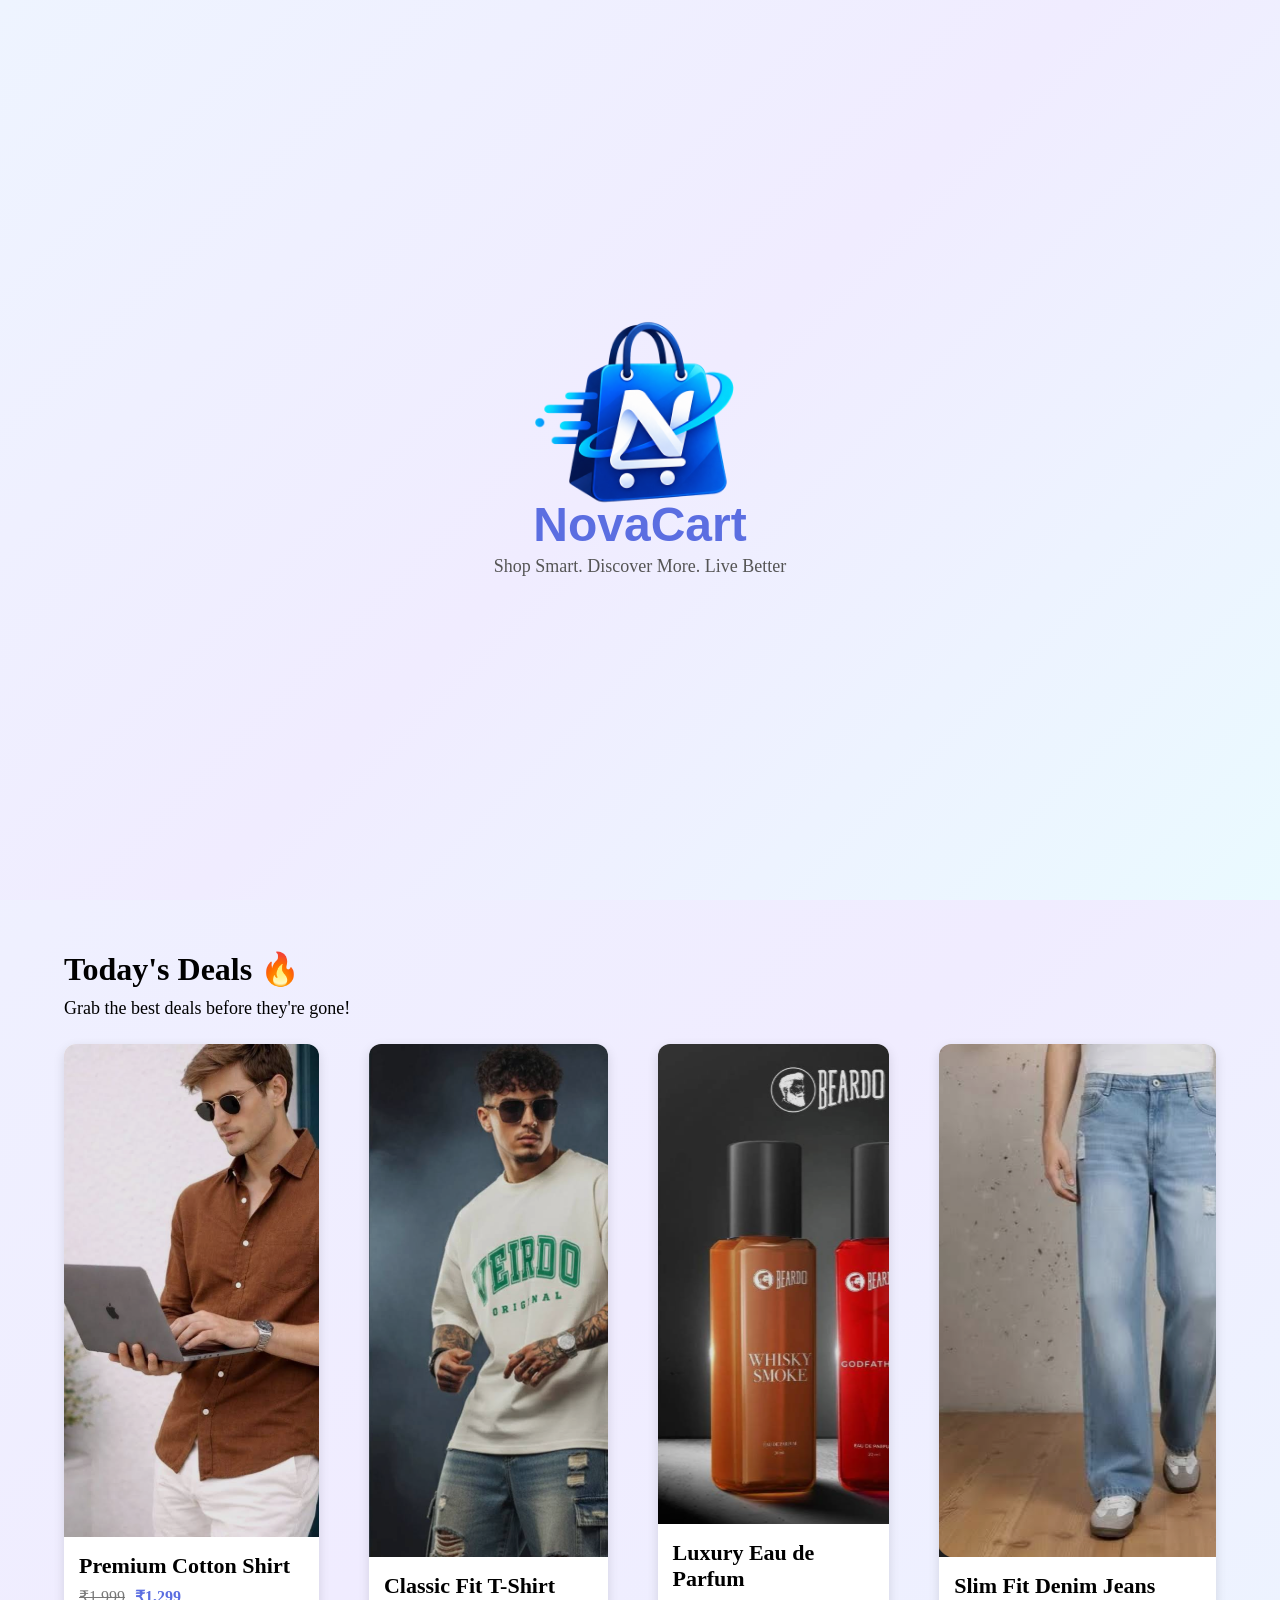
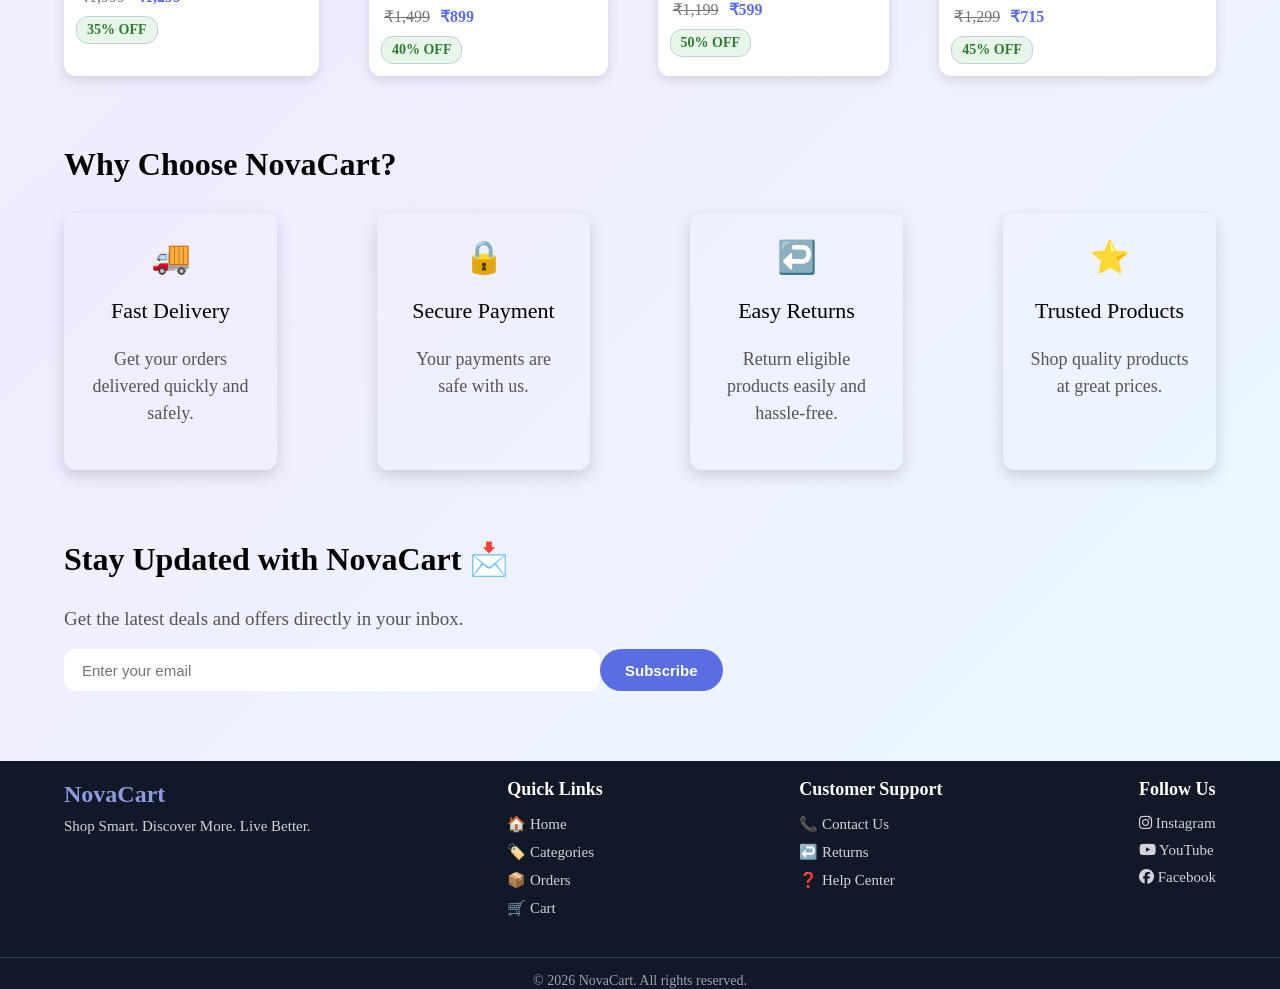
<file: index.html>
<!DOCTYPE html>
<html lang="en">
<head>
    <meta charset="UTF-8">
    <meta name="viewport" content="width=device-width, initial-scale=1.0">
    <title>Document</title>
    <link rel="stylesheet" href="style.css">
    <link rel="stylesheet" href="https://cdnjs.cloudflare.com/ajax/libs/font-awesome/6.5.2/css/all.min.css">
</head>
<body>
    <div class="splash-screen">
        <img class="splash-logo" src="images/novacart-logo.png" alt="NovaCart Logo">
        <h2>NovaCart</h2>
        <p>Shop Smart. Discover More. Live Better</p>
    </div>

    <nav class="navbar">
        <div class="brand">
            <img src="images/novacart-logo.png" alt="NovaCart logo">
            <span>NovaCart</span>
        </div>

        <div class="search-box">
            <input type="text" placeholder="Search products...">
            <button>🔍</button>
        </div>

        <div class="nav-links">
            <a href="#">🏷️ Categories</a>
             <a href="#">📦 Orders</a>
            <a href="cart.html" class="cart-link">🛒 Cart (<span>0</span>)</a>
            <a href="login.html">👤 Login / Sign up</a>
        </div>
    </nav>

    <section class="categories-section">
    <div class="categories-container">

        <div class="category-item">
            <div class="category-icon">📱</div>
            <span>Mobiles</span>
        </div>

        <div class="category-item">
            <div class="category-icon">💻</div>
            <span>Electronics</span>
        </div>

        <div class="category-item">
            <div class="category-icon">👕</div>
            <span>Fashion</span>
        </div>

        <div class="category-item">
            <div class="category-icon">👟</div>
            <span>Shoes</span>
        </div>

        <div class="category-item">
            <div class="category-icon">🏠</div>
            <span>Home</span>
        </div>

        <div class="category-item">
            <div class="category-icon">💄</div>
            <span>Beauty</span>
        </div>

        <div class="category-item">
            <div class="category-icon">🛒</div>
            <span>Grocery</span>
        </div>

        <div class="category-item">
            <div class="category-icon">⚽</div>
            <span>Sports</span>
        </div>

    </div>
    </section>

    <section class="hero-section">

        <div class="hero-content">
            <h1>Shop Smarter with NovaCart</h1>
            <p>Discover great products, exciting deals and more</p>
            <button>Shop Now</button>
        </div>

        <div class="hero-image">
            <img src="images/novacart-logo.png" alt="NovaCart">
        </div>

    </section>

    <section class="trending-section">

    <h2>Trending Products🔥</h2>

    <div class="products-slider">

        <div class="products-container">

            <div class="product-card">
                <div class="product-image">
                    <img src="images/headphones.png" alt="Wireless Headphones">
                </div>
                <h3>Wireless Headphones</h3>
                <p>₹1,999</p>

                <button>Add to Cart</button>
            </div>

            <div class="product-card">
                <div class="product-image">
                    <img src="images/smartwatch.png" alt="Smart Watch">
                </div>
                <h3>Smart Watch</h3>
                <p>₹3,499</p>

                <button>Add to Cart</button>
            </div>

            <div class="product-card">
                <div class="product-image">
                    <img src="images/shoes.png" alt="Running Shoes">
                </div>
                <h3>Running Shoes</h3>
                <p>₹2,299</p>

                <button>Add to Cart</button>
            </div>

            <div class="product-card">
                <div class="product-image">
                    <img src="images/camera.png" alt="Action Camera">
                </div>
                <h3>Action Camera</h3>
                <p>₹5,999</p>

                <button>Add to Cart</button>
            </div>

            <div class="product-card">
                <div class="product-image">
                    <img src="images/laptop.png" alt="Laptop">
                </div>
                <h3>Laptop</h3>
                <p>₹54,999</p>

                <button>Add to Cart</button>
            </div>

            <div class="product-card">
                <div class="product-image">
                    <img src="images/smartphone.png" alt="Smartphone">
                </div>
                <h3>Smartphone</h3>
                <p>₹24,999</p>

                <button>Add to Cart</button>
            </div>

            <div class="product-card">
                <div class="product-image">
                    <img src="images/backpack.png" alt="Backpack">
                </div>
                <h3>Backpack</h3>
                <p>₹1,499</p>

                <button>Add to Cart</button>
            </div>

            <div class="product-card">
                <div class="product-image">
                    <img src="images/keyboard.png" alt="Mechanical Keyboard">
                </div>
                <h3>Mechanical Keyboard</h3>
                <p>₹3,999</p>

                <button>Add to Cart</button>
            </div>

        </div>

    </div>

    </section>

    <section class="deals-section">

        <h2>Today's Deals 🔥</h2>
        <p>Grab the best deals before they're gone!</p>

        <div class="deals-container">

            <div class="deal-card">
                
                <img src="images/shirt.png" alt="Premium Cotton Shirt">
                <h3>Premium Cotton Shirt</h3>

                <div class="price">
                    <span class="original-price">₹1,999</span>
                    <span class="deal-price">₹1,299</span>
                </div>

                <p>35% OFF</p>


            </div>

            <div class="deal-card">
                
                <img src="images/t-shirt.png" alt="Classic Fit T-Shirt">
                <h3>Classic Fit T-Shirt</h3>

                <div class="price">
                    <span class="original-price">₹1,499</span>
                    <span class="deal-price">₹899</span>
                </div>

                <p>40% OFF</p>

            </div>

            <div class="deal-card">
                
                <img src="images/perfume.png" alt="Luxury Eau de Parfum">
                <h3>Luxury Eau de Parfum</h3>

                <div class="price">
                    <span class="original-price">₹1,199</span>
                    <span class="deal-price">₹599</span>
                </div>

                <p>50% OFF</p>

            </div>

            <div class="deal-card">
                
                <img src="images/jeans.png" alt="Slim Fit Denim Jeans">
                <h3>Slim Fit Denim Jeans</h3>

                <div class="price">
                    <span class="original-price">₹1,299</span>
                    <span class="deal-price">₹715</span>
                </div>

                <p>45% OFF</p>

            </div>

        </div>

    </section>

    <section class="why-section">

        <h2>Why Choose NovaCart?</h2>

        <div class="why-container">

            <div class="why-card">

                <div class="why-icon">🚚</div>

                <h3>Fast Delivery</h3>

                <p>Get your orders delivered quickly and safely.</p>

            </div>

                <div class="why-card">

                    <div class="why-icon">🔒</div>

                    <h3>Secure Payment</h3>

                    <p>Your payments are safe with us.</p>

                </div>

                <div class="why-card">

                    <div class="why-icon">↩️</div>

                    <h3>Easy Returns</h3>

                    <p>Return eligible products easily and hassle-free.</p>

                </div>

                <div class="why-card">

                    <div class="why-icon">⭐</div>

                    <h3>Trusted Products</h3>

                    <p>Shop quality products at great prices.</p>

                </div>

        </div>

    </section>

    <section class="newsletter-section">

        <h2>Stay Updated with NovaCart 📩</h2>
        <p>Get the latest deals and offers directly in your inbox.</p>

        <div class="newsletter-form">

            <input type="email" placeholder="Enter your email">
            <button>Subscribe</button>
        </div>

    </section>

    <footer class="footer">

        <div class="footer-container">

            <div class="footer-brand">
                <h2>NovaCart</h2>
                <p>Shop Smart. Discover More. Live Better.</p>
            </div>

            <div class="footer-links">
                <h3>Quick Links</h3>

                <a href="#">🏠 Home</a>
                <a href="#">🏷️ Categories</a>
                <a href="#">📦 Orders</a>
                <a href="cart.html">🛒 Cart</a>

            </div>

            <div class="footer-support">
                <h3>Customer Support</h3>

                <a href="#">📞 Contact Us</a>
                <a href="#">↩️ Returns</a>
                <a href="#">❓ Help Center</a>

            </div>

            <div class="footer-social">
                <h3>Follow Us</h3>

                <a href="#"><i class="fa-brands fa-instagram"></i> Instagram</a>
                <a href="#"><i class="fa-brands fa-youtube"></i> YouTube</a>
                <a href="#"><i class="fa-brands fa-facebook"></i> Facebook</a>

            </div>

        </div>

        <div class="footer-bottom">
            <p>© 2026 NovaCart. All rights reserved.</p>
        </div>

    </footer>

    <script src="script.js"></script>
</body>
</html>
</file>
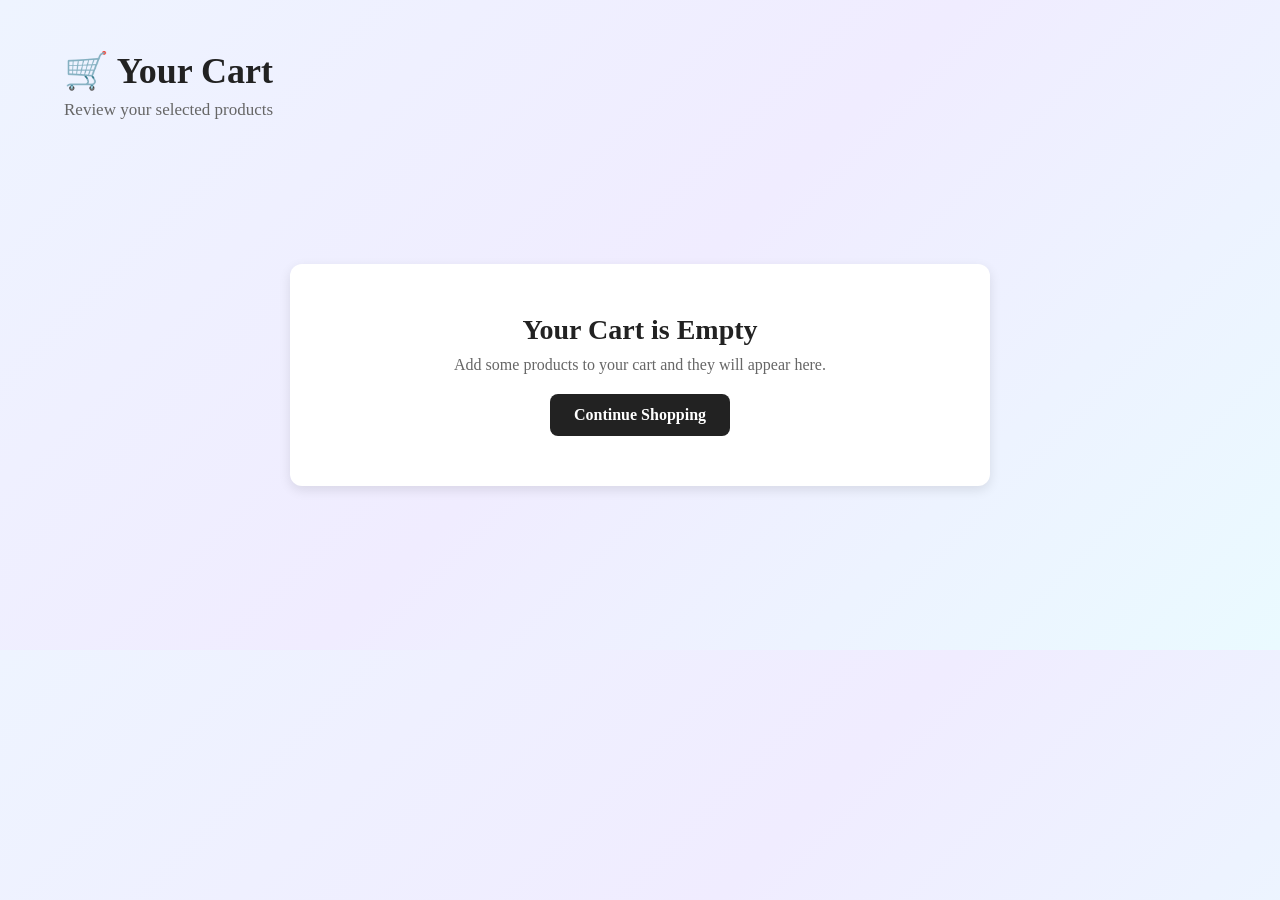
<file: cart.html>
<!DOCTYPE html>
<html lang="en">

<head>
    <meta charset="UTF-8">
    <meta name="viewport" content="width=device-width, initial-scale=1.0">

    <title>Cart - NovaCart</title>

    <link rel="stylesheet" href="cart.css">
</head>

<body>

    <div class="cart-container">

        <h1>🛒 Your Cart</h1>
        <p>Review your selected products</p>

        <div class="cart-items-container">

        </div>

        <div class="cart-summary">
            <h2>Order Summary</h2>

            <div class="summary-row">
                <span>Subtotal</span>
                <span class="subtotal-value"></span>
            </div>

            <div class="summary-row">
                <span>Delivery</span>
                <span class="delivery-value"></span>
            </div>

            <div class="summary-total">
                <span>Total</span>
                <span class="total-value"></span>
            </div>

            <a href="checkout.html" class="checkout-button">Proceed to Checkout</a>
            
        </div>

    </div>

    <script src="cart.js"></script>

</body>

</html>
</file>
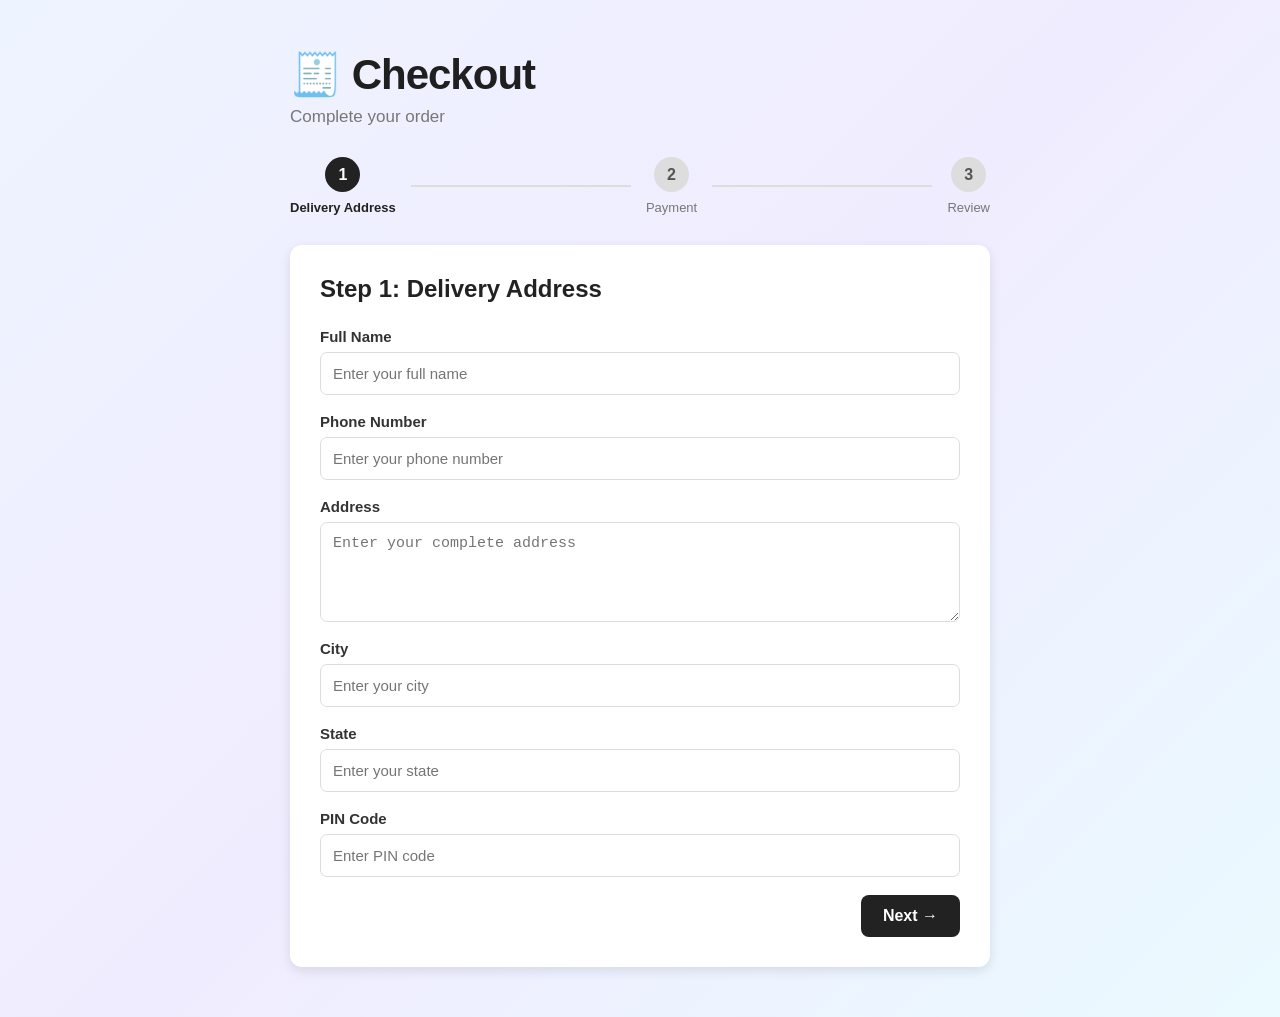
<file: checkout.html>
<!DOCTYPE html>
<html lang="en">
<head>
    <meta charset="UTF-8">
    <meta name="viewport" content="width=device-width, initial-scale=1.0">
    <title>Checkout - NovaCart</title>
    <link rel="stylesheet" href="checkout.css">
</head>
<body>

    <div class="checkout-container">

        <h1>🧾 Checkout</h1>
        <p>Complete your order</p>


        <div class="checkout-progress">

            <div class="progress-step active">
                <span>1</span>
                <p>Delivery Address</p>
            </div>

            <div class="progress-line"></div>

            <div class="progress-step">
                <span>2</span>
                <p>Payment</p>
            </div>

            <div class="progress-line"></div>

            <div class="progress-step">
                <span>3</span>
                <p>Review</p>
            </div>

        </div>


        <div class="checkout-step step-1">

            <h2>Step 1: Delivery Address</h2>

            <div class="form-group">
                <label for="full-name">Full Name</label>
                <input type="text" id="full-name" placeholder="Enter your full name">
            </div>

            <div class="form-group">
                <label for="phone">Phone Number</label>
                <input type="tel" id="phone" placeholder="Enter your phone number">
            </div>

            <div class="form-group">
                <label for="address">Address</label>
                <textarea id="address" placeholder="Enter your complete address"></textarea>
            </div>

            <div class="form-row">

                <div class="form-group">
                    <label for="city">City</label>
                    <input type="text" id="city" placeholder="Enter your city">
                </div>

                <div class="form-group">
                    <label for="state">State</label>
                    <input type="text" id="state" placeholder="Enter your state">
                </div>

                <div class="form-group">
                    <label for="pincode">PIN Code</label>
                    <input type="text" id="pincode" placeholder="Enter PIN code">
                </div>

            </div>

            <button class="next-button">Next →</button>

        </div>


        <div class="checkout-step step-2">

            <h2>Step 2: Payment Method</h2>

            <div class="payment-options">

                <label class="payment-option">
                    <input type="radio" name="payment" value="card">
                    <span>💳 Credit / Debit Card</span>
                </label>

                <label class="payment-option">
                    <input type="radio" name="payment" value="upi">
                    <span>📱 UPI</span>
                </label>

                <label class="payment-option">
                    <input type="radio" name="payment" value="net-banking">
                    <span>🏦 Net Banking</span>
                </label>

                <label class="payment-option">
                    <input type="radio" name="payment" value="cod">
                    <span>💵 Cash on Delivery</span>
                </label>

            </div>

            <div class="step-buttons">
                <button class="back-button">← Back</button>
                <button class="next-button">Next →</button>
            </div>

        </div>

        <div class="checkout-step step-3">

            <h2>Step 3: Review Your Order</h2>

            <h3>Order  Items</h3>

            <div class="review-items">

            </div>

            <h3>Delivery Address</h3>

            <div class="review-address">

            </div>

            <h3>Payment Method</h3>

            <div class="review-payment">

            </div>

            <h3>Order Summary</h3>

            <div class="review-summary">

                <div class="summary-row">
                    <span>Subtotal</span>
                    <span class="review-subtotal"></span>
                </div>

                <div class="summary-row">
                    <span>Delivery</span>
                    <span class="review-delivery"></span>
                </div>

                <div class="summary-total">
                    <span>Total</span>
                    <span class="review-total"></span>
                </div>

            </div>

            <div class="step-buttons">
                <button class="back-button">← Back</button>
                <button class="place-order-button">Place Order</button>
            </div>

        </div>


        <div class="order-success">

            <h2>🎉 Order Placed Successfully!</h2>
            <p>Thank you for shopping with NovaCart.</p>
            <a href="index.html">Continue Shopping</a>
            
        </div>

    </div>

    <script src="checkout.js"></script>

</body>
</html>
</file>
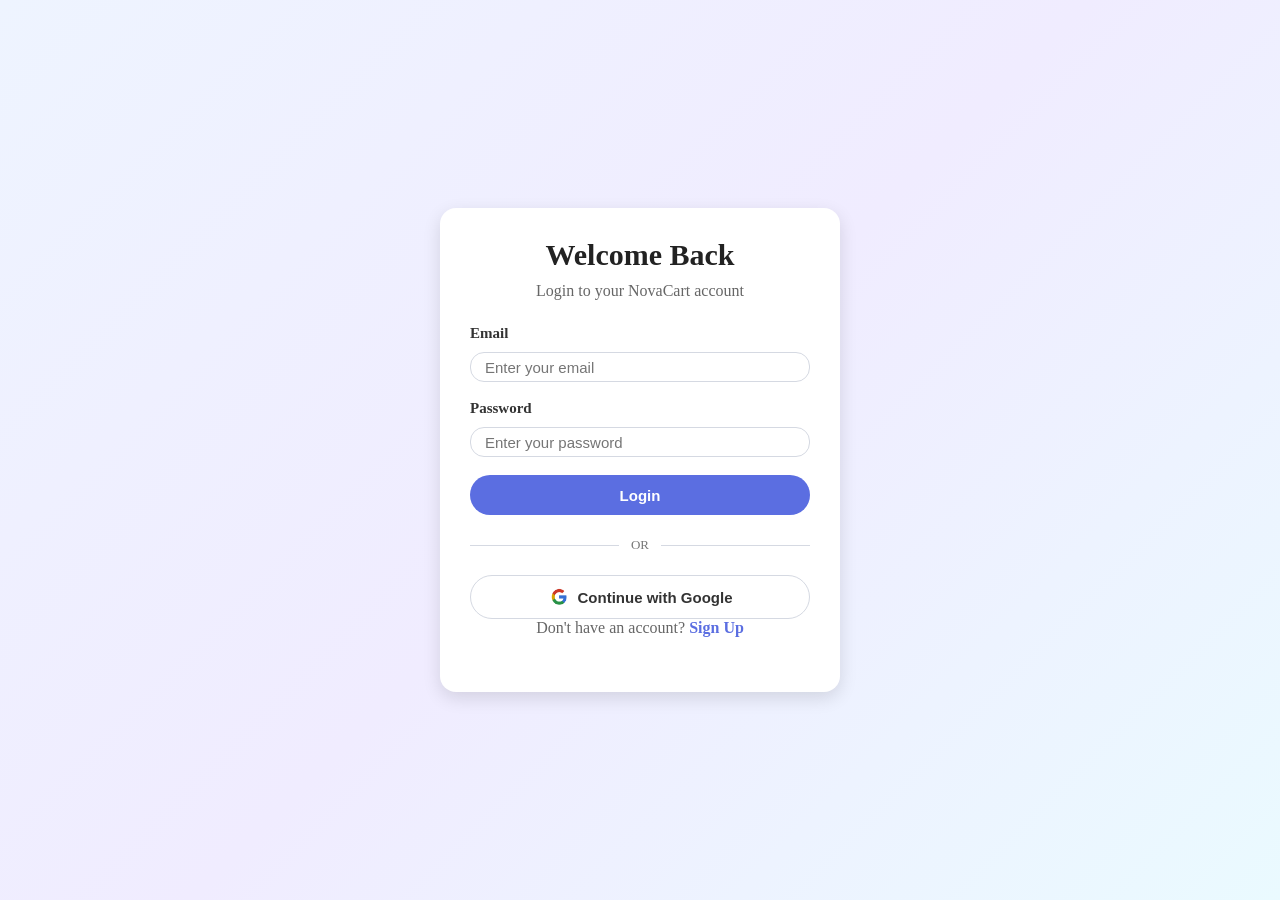
<file: login.html>
<!DOCTYPE html>
<html lang="en">
<head>
    <meta charset="UTF-8">
    <meta name="viewport" content="width=device-width, initial-scale=1.0">
    <title>Login - NovaCart</title>
    <link rel="stylesheet" href="style.css">
    <link rel="stylesheet" href="auth.css">
</head>
<body>
        <div class="auth-container">

            <div class="login-box">

                <h2>Welcome Back</h2>
                <p>Login to your NovaCart account</p>

                <div class="input-group">
                    <label>Email</label>
                    <input type="email" placeholder="Enter your email">
                </div>

                <div class="input-group">
                    <label>Password</label>
                    <input type="password" placeholder="Enter your password">
                </div>

                <button class="login-button">Login</button>

                <div class="divider">
                    <span>OR</span>
                </div>

                <button class="google-button">
                    <img src="images/google.png" alt="Google logo">
                    Continue with Google
                </button>

                <p class="signup-text">
                    Don't have an account?
                    <a href="signup.html">Sign Up</a>
                </p>

            </div>

        </div>


        <script src="script.js"></script>
</body>
</html>
</file>
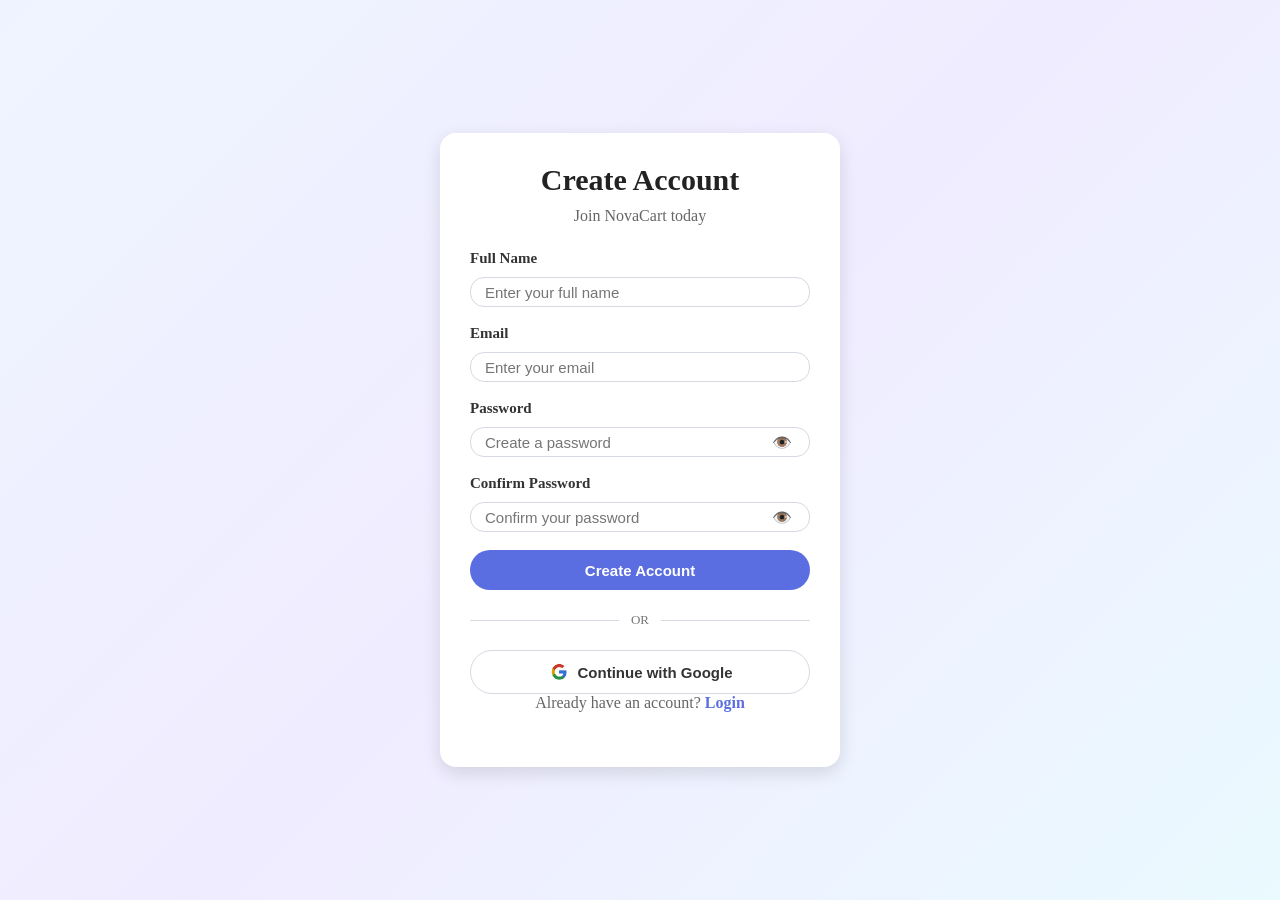
<file: signup.html>
<!DOCTYPE html>
<html lang="en">
<head>
    <meta charset="UTF-8">
    <meta name="viewport" content="width=device-width, initial-scale=1.0">
    <title>Sign Up - NovaCart</title>
    <link rel="stylesheet" href="style.css">
    <link rel="stylesheet" href="auth.css">
</head>

<body>

    <div class="auth-container">
        
        <div class="signup-box">

                <h2>Create Account</h2>
                <p>Join NovaCart today</p>

                <div class="input-group">
                    <label>Full Name</label>
                    <input type="text" placeholder="Enter your full name">
                </div>

                <div class="input-group">
                    <label>Email</label>
                    <input type="email" placeholder="Enter your email">
                </div>

                <div class="input-group">
                    <label>Password</label>

                    <div class="password-field">
                        <input type="password" placeholder="Create a password">
                        <button type="button" class="eye-button">👁️</button>
                    </div>

                </div>

                <div class="input-group">
                    <label>Confirm Password</label>

                    <div class="password-field">
                        <input type="password" placeholder="Confirm your password">
                        <button type="button" class="eye-button">👁️</button>
                    </div>
                    
                </div>

                <button class="signup-button">Create Account</button>

                <div class="divider">
                    <span>OR</span>
                </div>

                <button class="google-button">
                    <img src="images/google.png" alt="Google logo">
                    Continue with Google
                </button>

                <p class="login-text">
                    Already have an account?
                    <a href="login.html">Login</a>
                </p>

            </div>

    </div>

    <script src="script.js"></script>

</body>
</html>
</file>
<file: style.css>
body {
    background: linear-gradient(135deg, #eef4ff, #f0ecff, #eafaff);
    padding: 0;
    margin: 0;
}

.splash-screen {
    width: 100%;
    height: 100vh;
    display: flex;
    flex-direction: column;
    justify-content: center;
    align-items: center;

    position: fixed;
    top: 0;
    left: 0;
    z-index: 999;

    background: linear-gradient(135deg, #eef4ff, #f0ecff, #eafaff);
}

.splash-logo {
    width: 350px;
    margin-bottom: -45px;
    animation: logoEntry;
    animation-duration: 0.8s;
}

.splash-screen h2 {
    font-size: 48px;
    margin-top: 3px;
    margin-bottom: -10px;
    color: #5b6ee1;
    font-weight: 600;
    font-family: "Outfit", sans-serif;
    animation: logoEntry;
    animation-duration: 0.8s;
}

.splash-screen p{
    font-size: 18px;
    margin-top: 14px;
    color: #555;
    animation: logoEntry;
    animation-duration: 0.8s;
    animation-delay: 0.3s;
    animation-fill-mode: backwards;
}

.splash-screen.hide {
    animation: splashExit 0.5s forwards;
    pointer-events: none;
}

@keyframes logoEntry {
    0% {
        opacity: 0;
        transform: scale(0.7);
    }

    100% {
        opacity: 1;
        transform: scale(1);
    }
}

@keyframes splashExit {
    0% {
        opacity: 1;
    }

    100% {
        opacity: 0;
    }
}

.navbar {
    width: 100%;
    display: flex;
    align-items: center;
    padding: 15px 0 15px 0;
    opacity: 0;
    background: rgba(220, 230, 255, 0.85);
}

.navbar.show {
    opacity: 1;
}

.brand {
    width: 120px;
    height: 40px;
    display: flex;
    align-items: center;
}

.brand span {
    font-size: 22px;
    color: #4f5fd1;
    font-weight: 600;
}

.brand img {
    width: 80px;
}

.search-box {
    width: 400px;
    height: 42px;
    display: flex;
    margin-left: auto;
    background: white;
    border-radius: 22px;
    overflow: hidden;
}

.search-box input {
    flex: 1;
    border: none;
    outline: none;
    padding: 0 18px;
    font-size: 16px;
    background: transparent;
}

.search-box button {
    width: 55px;
    height: 42px;
    border: none;
    background: #eef1f8;
    cursor: pointer;
}

.nav-links {
    display: flex;
    flex-shrink: 0;
    gap: 20px;
    margin-left: 30px;
    margin-right: 25px;
}

.nav-links a {
    text-decoration: none;
    font-size: 20px;
    color: #333;
    display: inline-block;
    font-weight: 600;
    transition: all 0.2s ease;
}

.nav-links a:hover {
    color: #5b6ee1;
    transform: scale(1.03);
}

@keyframes cartPop{
    0%{
        transform: scale(1);
    }

    50%{
        transform: scale(1.15);
    }

    100%{
        transform: scale(1);
    }
}

.cart-effect {
    animation: cartPop 1s ease;
}

.categories-section {
    margin-top: 25px;
    padding-bottom: 20px;
    border-bottom: 1px solid #c5cde3;
}

.categories-container {
    display: flex;
    justify-content: center;
    align-items: center;
    gap: 40px;
}

.category-item {
    display: flex;
    flex-direction: column;
    align-items: center;
    gap: 6px;
    cursor: pointer;
    transition: all 0.2s ease;
}

.category-item:hover {
    transform: translateY(-3px);
}

.category-icon {
    font-size: 28px;
}

.category-item span {
    font-size: 16px;
    font-weight: 550;
    color: #333;
}

.hero-section {
    width: 90%;
    margin: 40px auto 0;
    display: flex;
    align-items: center;
    justify-content: space-between;
}

.hero-content {
    width: 50%;
}

.hero-content h1 {
    font-size: 48px;
    margin: 0;
}

.hero-content p {
    font-size: 20px;
    font-weight: 500;
    margin-top: 15px;
}

.hero-content button {
    margin-top: 16px;
    font-size: 16px;
    padding: 12px 28px;
    cursor: pointer;
    border-radius: 22px;
    background: #5b6ee1;
    border: none;
    color: white;
    transition: all 0.3s ease;
}

.hero-content button:hover {
    transform: scale(1.05);
    background: #4f5fd1
}

.hero-image img {
    width: 300px;
}

.hero-image {
    width: 45%;
    display: flex;
    justify-content: center;
}

.trending-section {
    width: 90%;
    margin: 40px auto 0;
}

.trending-section h2 {
    font-size: 32px;
    font-weight: 600;
    margin-bottom: 30px;
}

.products-slider {
    display: flex;
    align-items: center;
}

.products-container {
    display: flex;
    gap: 22px;
    overflow: hidden;
    padding-top: 8px;
    flex: 0 0 100%;
    box-sizing: border-box;
    cursor: pointer;
}

.product-card {
    flex: 0 0 calc((100% - 110px) / 6);
    box-sizing: border-box;
    background: white;
    border-radius: 12px;
    overflow: hidden;
    box-shadow: 0 4px 12px rgba(0, 0, 0, 0.12);
    transition: all 0.3s ease;
}

.product-card:hover {
    transform: translateY(-6px);
}

.product-image {
    width: 100%;
    height: 180px;
    display: flex;
    justify-content: center;
    align-items: center;
    background: #e5e6ea;
    overflow: hidden;
}

.product-image img {
    width: 90%;
    height: 90%;
    object-fit: contain;
}

.product-card h3 {
    margin: 0;
    padding: 14px 15px 5px;
    background: white;
    color: #222;
    font-size: 17px;
    font-weight: 600;
}

.product-card p {
    margin: 0;
    padding: 0 15px 12px;
    background: white;
    color: #5b6ee1;
    font-size: 16px;
    font-weight: 600;
}

.product-card button {
    margin: 0 15px 15px;
    padding: 10px 18px;
    border: 1px solid black;
    border-radius: 20px;
    background: white;
    color: rgb(0, 0, 0);
    font-size: 14px;
    font-weight: 600;
    cursor: pointer;
    transition: all 0.3s ease;
}

.product-card button:hover {
    background: #4f5fd1;
    transform: scale(1.05);
}

.deals-section {
    width: 90%;
    margin: 70px auto 0;
}

.deals-section h2 {
    font-size: 32px;
    font-weight: 600;
    margin-bottom: 30px;
}

.deals-section p {
    font-size: 18px;
    color: black;
    margin: -20px 0 25px;
}

.deals-container {
    display: flex;
    justify-content: center;
    gap: 50px;
}

.deal-card {
    background: white;
    border-radius: 12px;
    overflow: hidden;
    box-shadow: 0 4px 12px rgba(0, 0, 0, 0.12);
    cursor: pointer;
    transition: all 0.3s ease;
}

.deal-card:hover {
    transform: translateY(-6px);
    
}

.deal-card h3 {
    margin: 12px 15px 8px;
    font-size: 22px;
    font-weight: 600;
}

.price {
    display: flex;
    align-items: center;
    gap: 10px;
    margin: 0 15px;
}

.original-price {
    text-decoration: line-through;
    color: #777;
}

.deal-price {
    font-weight: 600;
    color: #5b6ee1;
}

.deal-card p {
    display: inline-block;
    background: #e8f5e9;
    color: #2e7d32;
    padding: 5px 10px;
    margin: 10px 0 12px 12px;
    border-radius: 12px;
    border: 1px solid #c5cde3;
    font-size: 14px;
    font-weight: 600;
}

.why-section {
    width: 90%;
    margin: 70px auto 0;
}

.why-section h2 {
    font-size: 32px;
    font-weight: 600;
    margin-bottom: 30px;
}

.why-container {
    display: flex;
    justify-content: center;
    gap: 100px;
}

.why-card {
    width: 400px;
    padding: 25px;
    background: transparent;
    border-radius: 12px;
    box-shadow: 0 6px 16px rgba(0, 0, 0, 0.15);
    box-sizing: border-box;
    text-align: center;
    cursor: pointer;
    transition: all 0.3s ease;
}

.why-card:hover {
    transform: translateY(-6px);
}

.why-icon {
    font-size: 32px;
}

.why-card h3 {
    font-size: 22px;
    font-weight: 450;
}

.why-card p {
    color: #555;
    font-size: 18px;
    line-height: 1.5;
    font-weight: 400;
}

.newsletter-section {
    width: 90%;
    margin: 70px auto 0;
}

.newsletter-section h2 {
    font-size: 32px;
    font-weight: 600;
    margin-bottom: 30px;
}

.newsletter-section > p {
    font-size: 19px;
    color: #555;
}

.newsletter-form {
    display: flex;
}

.newsletter-form input {
    width: 500px;
    height: 18px;
    border: none;
    padding: 12px 18px;
    font-size: 15px;
    border-radius: 12px;
    outline: none;
}

.newsletter-form button {
    height: 42px;
    padding: 0 25px;
    border: none;
    border-radius: 22px;
    background: #5b6ee1;
    color: white;
    font-size: 15px;
    font-weight: 600;
    cursor: pointer;
    transition: all 0.3s ease;
}

.newsletter-form button:hover {
    background: #4f5fd1;
    transform: scale(1.05);
}

.footer {
    width: 100%;
    margin: 70px auto 0;
    background: #111827;
}

.footer-container {
    width: 90%;
    margin: 0 auto;
    display: flex;
    justify-content: space-between;
}

.footer-brand h2 {
    font-size: 24px;
    color: #8d9de1;
    margin-bottom: 10px;
}

.footer-brand p {
    color: #d1d5db;
    font-size: 15px;
    margin: 0;
}

.footer-container h3 {
    font-size: 18px;
    color: white;
    margin-bottom: 15px;
}

.footer-container a {
    display: block;
    color: #d1d5db;
    text-decoration: none;
    font-size: 15px;
    margin-bottom: 10px;
    transition: all 0.2s ease;
}

.footer-container a:hover {
    color: #8d9de1;
    transform: translateX(4px);
}

.footer-bottom {
    text-align: center;
    border-top: 1px solid #374151;
    margin-top: 30px;
    padding-top: 15px;
}

.footer-bottom p {
    margin: 0;
    color: #9ca3af;
    font-size: 14px;
}

@media (max-width: 768px) {

    .navbar {
        flex-direction: column;
        gap: 15px;
        padding: 15px;
        box-sizing: border-box;
    }

    .brand {
        width: auto;
    }

    .search-box {
        width: 90%;
        height: 42px;
        margin-left: 0;
    }

    .nav-links {
        width: 100%;
        margin-left: 0;
        justify-content: center;
        gap: 20px;
        flex-wrap: wrap;
    }

    .nav-links a {
        font-size: 16px;
    }

}
</file>
<file: cart.css>
body {
    margin: 0;
    background: linear-gradient(135deg, #eef4ff, #f0ecff, #eafaff);
}

.cart-items-container {
    min-height: 50vh;
    display: flex;
    flex-direction: column;
    justify-content: center;
    gap: 20px;
}
.cart-container {
    width: 90%;
    margin: 50px auto;
}

.cart-container h1 {
    font-size: 36px;
    margin: 0 0 8px;
    color: #222;
}

.cart-container > p {
    font-size: 17px;
    margin: 0 0 30px;
    color: #666;
}

.cart-item {
    width: 700px;
    display: flex;
    align-items: center;
    gap: 20px;
    padding: 20px;
    background: white;
    border-radius: 12px;
    box-shadow: 0 4px 12px rgba(0, 0, 0, 0.1);
    box-sizing: border-box;
}

.cart-item-image {
    width: 120px;
    height: 120px;
    display: flex;
    justify-content: center;
    align-items: center;
    background: #f3f5ff;
    border-radius: 10px;
    overflow: hidden;
}

.cart-item-image img {
    width: 100%;
    height: 100%;
    object-fit: contain;
}

.quantity {
    display: flex;
    align-items: center;
    gap: 12px;
    margin-top: 15px;
}

.quantity button {
    width: 30px;
    height: 30px;
    border: none;
    border-radius: 50%;
    background: #eef1f8;
    color: #333;
    font-size: 18px;
    cursor: pointer;
}

.quantity span {
    font-size: 16px;
    font-weight: 600;
}

.quantity button:hover {
    background: #dfe4f5;
}

.cart-summary {
    width: 300px;
    margin-top: 25px;
    margin-left: auto;
    padding: 25px;
    background: white;
    border-radius: 12px;
    box-shadow: 0 4px 12px rgba(0, 0, 0, 0.1);
    box-sizing: border-box;
}

.summary-row {
    display: flex;
    justify-content: space-between;
    margin-top: 15px;
    font-size: 16px;
    color: #555;
}

.summary-total {
    display: flex;
    justify-content: space-between;
    margin-top: 20px;
    padding-top: 15px;
    border-top: 1px solid #ddd;
    font-size: 20px;
    font-weight: 600;
    color: #222;
}

.cart-summary h2 {
    margin: 0 0 10px;
    font-size: 20px;
}

.cart-summary p {
    margin: 0;
    font-size: 22px;
    font-weight: 600;
}

.delete-button {
    margin-left: auto;
    align-self: flex-end;

    border: none;
    background: transparent;
    color: red;
    font-size: 16px;
    font-family: 600;
    cursor: pointer;
    padding: 8px 12px;
    border-radius: 8px;
    transition: all 0.2s ease;
}

.delete-button:hover{
    background: #fff0f0;
    transform: scale(1.05);
}

.empty-cart {
    width: 700px;
    padding: 50px 30px;
    margin: 0 auto;
    background: white;
    border-radius: 12px;
    box-shadow: 0 4px 12px rgba(0, 0, 0, 0.1);
    box-sizing: border-box;
    text-align: center;
}

.empty-cart h2 {
    margin: 0 0 10px;
    font-size: 28px;
    color: #222;
}

.empty-cart p {
    margin: 0;
    font-size: 16px;
    color: #666;
}

.continue-shopping {
    display: inline-block;
    margin-top: 20px;
    padding: 12px 24px;
    background: #222;
    color: white;
    text-decoration: none;
    border-radius: 8px;
    font-size: 16px;
    font-weight: 600;
    transition: all 0.2s ease;
}

.continue-shopping:hover {
    transform: translateY(-2px);
}

.checkout-button {
    display: block;
    width: 100%;
    margin-top: 25px;
    padding: 13px;
    box-sizing: border-box;

    background: #222;
    color: white;
    text-align: center;
    text-decoration: none;

    border-radius: 12px;
    font-size: 16px;
    font-weight: 600;

    transition: all 0.2s ease;
}

.checkout-button:hover {
    transform: translateY(-2px);
}
</file>
<file: checkout.css>
body {
    margin: 0;
    background: linear-gradient(135deg, #eef4ff, #f0ecff, #eafaff);
    font-family: Arial, sans-serif;
}

.checkout-container {
    width: 700px;
    margin: 50px auto;
}

.checkout-container h1 {
    margin: 0 0 8px;
    font-size: 42px;
    font-weight: 700;
    letter-spacing: -1px;
    color: #1f1f1f;
}

.checkout-container > p {
    margin: 0 0 30px;
    color: #777;
    font-size: 17px;
}

.checkout-step {
    padding: 30px;
    background: white;
    border-radius: 12px;
    box-shadow: 0 4px 12px rgba(0, 0, 0, 0.1);
}

.checkout-step h2 {
    margin: 0 0 25px;
    font-size: 24px;
    color: #222;
}

.form-group {
    display: flex;
    flex-direction: column;
    margin-bottom: 18px;
}

.form-group label {
    margin-bottom: 7px;
    font-size: 15px;
    font-weight: 600;
    color: #333;
}

.form-group input,
.form-group textarea {
    padding: 12px;
    border: 1px solid #ddd;
    border-radius: 7px;
    font-size: 15px;
    box-sizing: border-box;
    outline: none;
}

.form-group textarea {
    min-height: 100px;
    resize: vertical;
}

.form-group input:focus,
.form-group textarea:focus {
    border-color: #888;
}

.next-button {
    display: block;
    margin: 10px 0 0 auto;
    padding: 12px 22px;

    border: none;
    border-radius: 8px;

    background: #222;
    color: white;

    font-size: 16px;
    font-weight: 600;

    cursor: pointer;
    transition: all 0.2s ease;
}

.next-button:hover {
    transform: translateY(-2px);
}

.error-message {
    margin: 5px 0 0;
    font-size: 12px;
    color: red;
}

.checkout-progress {
    display: flex;
    align-items: center;
    margin-bottom: 30px;
}

.progress-step {
    display: flex;
    flex-direction: column;
    align-items: center;
    gap: 8px;
}

.progress-step span {
    width: 35px;
    height: 35px;
    display: flex;
    align-items: center;
    justify-content: center;

    border-radius: 50%;
    background: #ddd;
    color: #555;
    font-weight: 600;
}

.progress-step p {
    margin: 0;
    font-size: 13px;
    color: #777;
    white-space: nowrap;
}

.progress-step.active span {
    background: #222;
    color: white;
}

.progress-step.active p {
    color: #222;
    font-weight: 600;
}

.progress-step.completed span {
    background: #4caf50;
    color: white;
}

.progress-line {
    flex: 1;
    height: 2px;
    background: #ddd;
    margin: 0 15px;
}

.payment-options {
    display: flex;
    flex-direction: column;
    gap: 12px;
}

.payment-option {
    display: flex;
    align-items: center;
    gap: 12px;

    padding: 15px;
    border: 1px solid #ddd;
    border-radius: 8px;

    cursor: pointer;
    transition: all 0.2s ease;
}

.payment-option:hover {
    border-color: #999;
    background: #fafafa;
}

.payment-option input {
    cursor: pointer;
}

.payment-option span {
    font-size: 16px;
    font-weight: 500;
    color: #333;
}

.back-button {
    padding: 12px 22px;

    border: 1px solid #ddd;
    border-radius: 8px;

    background: white;
    color: #333;

    font-size: 16px;
    font-weight: 600;

    cursor: pointer;
    transition: all 0.2s ease;
}

.back-button:hover {
    background: #f5f5f5;
    transform: translateX(-2px);
}

.step-buttons {
    display: flex;
    justify-content: space-between;
    align-items: center;
    margin-top: 25px;
}

.step-2 {
    display: none;
}

.step-3 {
    display: none;
}

.review-items {
    display: flex;
    flex-direction: column;
    gap: 12px;
    margin-bottom: 25px;
}

.review-item {
    padding: 12px;
    border: 1px solid #ddd;
    border-radius: 8px;
    background: #fafafa;
}

.review-item-info h4 {
    margin: 0 0 8px;
    font-size: 16px;
}

.review-item-info p {
    margin: 4px 0;
    font-size: 14px;
    color: #666;
}

.review-address {
    padding: 15px;
    margin-bottom: 25px;
    border: 1px solid #ddd;
    border-radius: 8px;
    background: #fafafa;
}

.review-address p {
    margin: 5px 0;
    font-size: 14px;
    color: #555;
}

.review-address p:first-child {
    margin-top: 0;
    font-size: 16px;
    color: #222;
}

.review-payment {
    padding: 15px;
    margin-bottom: 25px;
    border: 1px solid #ddd;
    border-radius: 8px;
    background: #fafafa;
}

.review-payment p {
    margin: 0;
    font-size: 15px;
    font-weight: 600;
    color: #333;
}

.review-summary {
    padding: 18px;
    border: 1px solid #ddd;
    border-radius: 8px;
    background: #fafafa;
}

.review-summary .summary-row {
    display: flex;
    justify-content: space-between;
    align-items: center;
    margin-bottom: 12px;
    font-size: 15px;
    color: #555;
}

.review-summary .summary-total {
    display: flex;
    justify-content: space-between;
    align-items: center;
    padding-top: 12px;
    border-top: 1px solid #ddd;
    font-size: 18px;
    font-weight: 700;
    color: #222;
}

.place-order-button {
    padding: 12px 22px;
    border: none;
    border-radius: 8px;
    background: #222;
    color: white;
    font-size: 16px;
    font-weight: 600;
    cursor: pointer;
    transition: all 0.2s ease;
}

.place-order-button:hover {
    transform: translateY(-2px);
}

.order-success {
    display: none;
}

.order-success {
    padding: 50px 30px;
    background: white;
    border-radius: 12px;
    box-shadow: 0 4px 12px rgba(0,0,0,.1);
    text-align: center;
}

.order-success h2 {
    margin: 0 0 12px;
    font-size: 28px;
    color: #222;
}

.order-success p {
    margin: 0 0 25px;
    font-size: 16px;
    color: #777;
}

.order-success a {
    display: inline-block;
    padding: 12px 22px;
    border-radius: 8px;
    background: #222;
    color: white;
    text-decoration: none;
    font-size: 16px;
    font-weight: 600;
    transition: all 0.2s ease;
}

.order-success a:hover {
    transform: translateY(-2px);
}
</file>
<file: auth.css>
.auth-container {
    min-height: 100vh;
    display: flex;
    justify-content: center;
    align-items: center;
    background: linear-gradient(135deg, #eef4ff, #f0ecff, #eafaff);
}

.login-box,
.signup-box {
    width: 400px;
    padding: 30px;
    background: white;
    border-radius: 16px;
    box-shadow: 0 6px 18px rgba(0, 0, 0, 0.12);
    box-sizing: border-box;
}

.login-box h2,
.signup-box h2 {
    font-size: 30px;
    margin: 0 0 10px;
    color: #222;
    text-align: center;
}

.login-box > p,
.signup-box > p {
    margin: 0 0 25px;
    color: #666;
    font-size: 16px;
    text-align: center;
}

.input-group {
    margin-bottom: 18px;
}

.input-group label {
    display: block;
    margin-bottom: 10px;
    font-size: 15px;
    font-weight: 600;
    color: #333;
}

.input-group input {
    width: 100%;
    height: 30px;
    padding: 0 14px;
    border: 1px solid #d5d9e2;
    border-radius: 14px;
    box-sizing: border-box;
    font-size: 15px;
    outline: none;
    transition: all 0.3s ease;
}

.password-field {
    position: relative;
}

.password-field input {
    padding-right: 45px;
}

.eye-button {
    position: absolute;
    right: 12px;
    top: 50%;
    transform: translateY(-50%);

    border: none;
    background: transparent;
    cursor: pointer;
    font-size: 16px;
}

.input-group input:hover {
    border-color: #5b6ee1;
    box-shadow: 0 0 0 3px rgba(91, 110, 225, 0.12);
}

.login-button,
.signup-button {
    width: 100%;
    height: 40px;
    border: none;
    border-radius: 22px;
    background: #5b6ee1;
    color: white;
    font-size: 15px;
    font-weight: 600;
    cursor: pointer;
    transition: all 0.3s ease;
}

.login-button:hover,
.signup-button:hover {
    background: #4f5fd1;
    transform: scale(1.02);
}

.divider {
    display: flex;
    align-items: center;
    gap: 12px;
    margin: 22px 0;
}

.divider::before,
.divider::after {
    content: "";
    flex: 1;
    height: 1px;
    background: #d5d9e2;
}

.divider span {
    color: #777;
    font-size: 13px;
    font-weight: 500;
}

.google-button img{
    width: 20px;
    height: 20px;
    object-fit: contain;
}

.google-button {
    width: 100%;
    height: 44px;
    display: flex;
    align-items: center;
    justify-content: center;
    gap: 10px;

    background: #ffffff;
    color: #333;

    border: 1px solid #d5d9e2;
    border-radius: 22px;

    font-size: 15px;
    font-weight: 600;
    cursor: pointer;

    transition: all 0.3s ease;
}

.google-button:hover {
    background: #f7f7f7;
    transform: scale(1.02);
}

.signup-text,
.login-text {
    margin-top: 20px;
    text-align: center;
    font-size: 14px;
    color: #666;
}

.signup-text a,
.login-text a {
    color: #5b6ee1;
    font-weight: 600;
    text-decoration: none;
}

.signup-text a:hover,
.login-text a:hover {
    text-decoration: underline;
}
</file>
